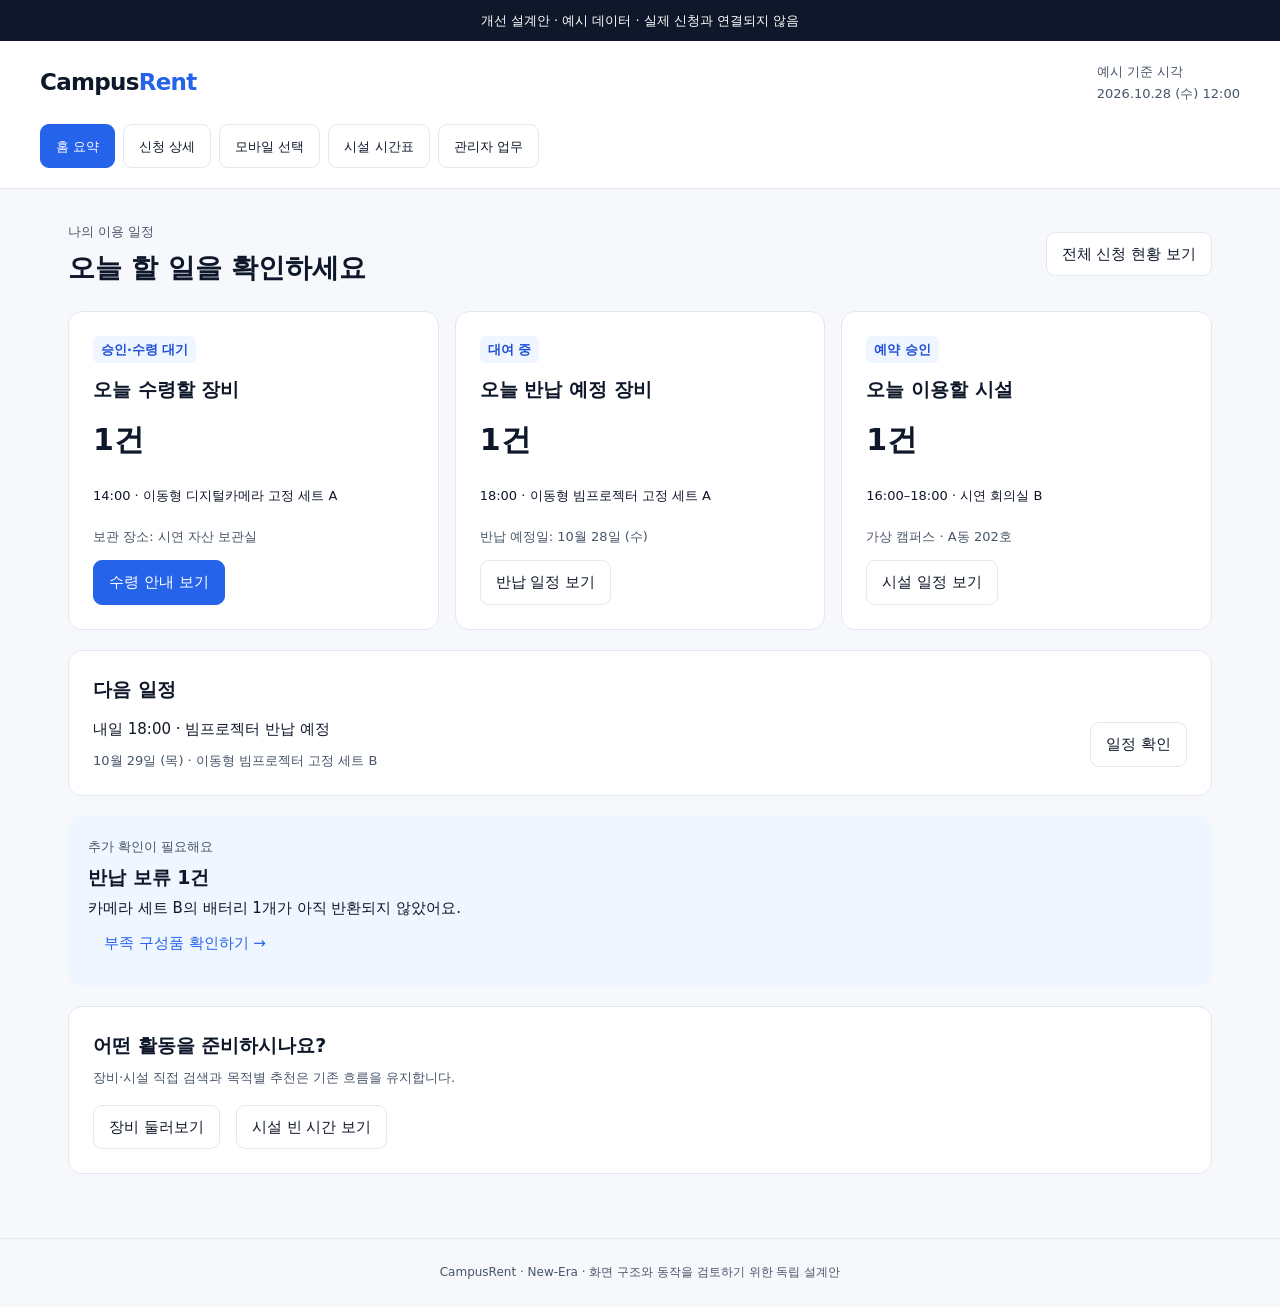
<file: docs/ui/campusrent-improvement-wireframes.html>
<!doctype html>
<html lang="ko">
<head>
  <meta charset="utf-8">
  <meta name="viewport" content="width=device-width, initial-scale=1">
  <title>CampusRent 개선 화면 설계안</title>
  <style>
    :root{color-scheme:light;--primary:#2563eb;--ink:#0f172a;--muted:#475569;--line:#e2e8f0;--soft:#eff6ff;--bg:#f7f8fc;--amber:#92400e;--amber-bg:#fffbeb;--green:#047857;--green-bg:#ecfdf5;--red:#be123c;--red-bg:#fff1f2}
    *{box-sizing:border-box}body{margin:0;background:var(--bg);color:var(--ink);font:15px/1.65 'Malgun Gothic','맑은 고딕',system-ui,sans-serif}button,input,select{font:inherit;color:inherit}button,a,input,select{min-height:44px}button{cursor:pointer}button:disabled{cursor:not-allowed;opacity:.55}button:focus-visible,a:focus-visible,input:focus-visible,select:focus-visible{outline:3px solid #60a5fa;outline-offset:3px}button{border:1px solid var(--line);background:#fff;border-radius:9px;padding:9px 15px}a{color:var(--primary)}h1,h2,h3,p{margin:0}h1{font-size:27px;line-height:1.4}h2{font-size:19px;line-height:1.5}h3{font-size:16px;line-height:1.5}p+p{margin-top:8px}small,.small{font-size:13px}.muted{color:var(--muted)}[hidden]{display:none!important}.draft{padding:10px 24px;text-align:center;background:#0f172a;color:#fff;font-size:13px}.shell{max-width:1200px;margin:auto}.app-header{background:#fff;border-bottom:1px solid var(--line);padding:20px 28px}.header-inner{display:flex;align-items:center;justify-content:space-between;gap:20px}.brand{font-size:23px;font-weight:750;letter-spacing:-.7px}.brand span{color:var(--primary)}.nav{display:flex;flex-wrap:wrap;gap:8px;margin-top:20px}.nav button{font-size:13px;flex:0 1 auto}.nav button[aria-current=page]{background:var(--primary);border-color:var(--primary);color:#fff}.content{padding:32px 28px 64px}.heading{display:flex;align-items:center;justify-content:space-between;gap:20px;flex-wrap:wrap;margin-bottom:24px}.eyebrow{font-size:13px;color:var(--muted);margin-bottom:6px}.panel{border:1px solid var(--line);border-radius:14px;background:#fff;padding:24px}.stack>*+*{margin-top:20px}.grid{display:grid;grid-template-columns:repeat(3,minmax(0,1fr));gap:16px}.two{grid-template-columns:repeat(2,minmax(0,1fr))}.row{display:flex;align-items:center;justify-content:space-between;gap:16px;flex-wrap:wrap}.start{justify-content:flex-start}.button-primary{background:var(--primary);color:#fff;border-color:var(--primary)}.button-quiet{color:var(--primary);border-color:transparent;background:transparent}.badge{display:inline-block;border-radius:6px;padding:3px 8px;font-size:13px;font-weight:650;background:var(--soft);color:#1d4ed8}.badge-green{background:var(--green-bg);color:var(--green)}.badge-amber{background:var(--amber-bg);color:var(--amber)}.badge-red{background:var(--red-bg);color:var(--red)}.badge-muted{background:#f1f5f9;color:#475569}.notice{background:var(--soft);border-radius:9px;padding:14px 16px;font-size:14px}.notice-warning{background:var(--amber-bg);color:var(--amber)}.notice-error{background:var(--red-bg);color:var(--red)}.summary-card{display:flex;flex-direction:column;align-items:flex-start;gap:12px}.summary-card .number{font-size:30px;font-weight:750}.summary-card button{margin-top:auto}.action-box{background:var(--soft);border-radius:12px;padding:20px}.action-box h2{margin:5px 0}.item-name{max-width:720px;overflow-wrap:anywhere}.rule{border:0;border-top:1px solid var(--line);margin:20px 0}.dates{display:grid;grid-template-columns:repeat(2,minmax(0,1fr));gap:16px;margin-top:16px}.dates dt{font-size:13px;color:var(--muted)}.dates dd{margin:6px 0 0}.timeline{list-style:none;padding:0;margin:20px 0 0}.timeline li{position:relative;padding:0 0 20px 25px;border-left:2px solid #dbeafe;margin-left:7px}.timeline li:last-child{padding-bottom:0;border-color:transparent}.timeline li::before{content:'';position:absolute;left:-6px;top:7px;width:10px;height:10px;border-radius:50%;background:var(--primary)}.timeline span{display:block;color:var(--muted);font-size:13px}.timeline .is-current strong{color:var(--primary)}table{border-collapse:collapse;width:100%;font-size:14px}th,td{text-align:left;border-bottom:1px solid var(--line);padding:12px 8px;vertical-align:top}th{color:var(--muted);font-weight:500}.missing{color:var(--red);font-weight:700}.field{display:flex;flex-direction:column;gap:6px;font-size:13px}.field select,.field input{width:100%;border:1px solid #cbd5e1;border-radius:8px;background:#fff;padding:8px 10px;min-width:0}.field-inline{min-width:230px}.subheading{margin:24px 0 12px}.thumb{display:flex;align-items:center;justify-content:center;min-height:96px;background:#f1f5f9;color:#64748b;font-weight:700;letter-spacing:1px;border-radius:9px}.resource-title{margin-top:10px}.resource-card{display:flex;flex-direction:column;gap:10px}.resource-card p{font-size:13px}.resource-card .row{margin-top:auto}.checkbox{display:flex;align-items:center;gap:9px;min-height:44px}.checkbox input{min-height:0;width:19px;height:19px}.phone-area{padding:24px;border:1px dashed #cbd5e1;border-radius:16px;background:#f1f5f9}.phone{position:relative;max-width:390px;margin:auto;background:#fff;border:1px solid #cbd5e1;border-radius:24px;overflow:hidden;box-shadow:0 12px 32px #0f172a0d}.phone-header{padding:18px 18px 12px;border-bottom:1px solid var(--line)}.phone-header h2{font-size:19px}.phone-content{height:540px;overflow-y:auto;padding:18px 18px 105px;overscroll-behavior:contain}.phone-content .panel{padding:16px}.phone-content .resource-card+.resource-card{margin-top:16px}.phone-dock{position:absolute;bottom:0;left:0;right:0;background:#fff;border-top:1px solid var(--line);padding:12px 16px}.phone-dock button{width:100%;display:flex;justify-content:space-between;align-items:center;text-align:left}.phone-dock button span{font-weight:500;font-size:13px}.phone-caption{max-width:390px;margin:16px auto 0;font-size:13px;color:var(--muted)}dialog{border:1px solid var(--line);border-radius:16px;background:#fff;padding:0;width:min(520px,calc(100vw - 32px));max-height:calc(100dvh - 40px);color:var(--ink);box-shadow:0 20px 80px #0f172a33}dialog::backdrop{background:#0f172a66}dialog header{padding:18px 20px;border-bottom:1px solid var(--line);background:#fff;position:sticky;top:0;z-index:1}dialog header h2{font-size:19px}dialog .dialog-body{padding:20px}.selection-row{padding:16px 0;border-bottom:1px solid var(--line)}.selection-row:first-child{padding-top:0}.selection-row h3{margin-bottom:6px}.selection-row .row{margin-top:8px}.wide-action{width:100%;margin-top:18px}.sheet-note{font-size:13px;color:var(--muted);margin-top:12px}.calendar-toolbar{display:flex;align-items:center;gap:12px;flex-wrap:wrap;margin-bottom:16px}.calendar-title{margin-right:auto}.legend{display:flex;flex-wrap:wrap;gap:14px;font-size:13px;color:var(--muted);margin:14px 0}.legend span::before{content:'';display:inline-block;width:10px;height:10px;border-radius:3px;background:var(--soft);margin-right:6px;border:1px solid #bfdbfe}.legend .closed::before{background:var(--amber-bg);border-color:#fcd34d}.legend .open::before{background:var(--green-bg);border-color:#a7f3d0}.week-grid{display:grid;grid-template-columns:repeat(7,minmax(0,1fr));gap:8px}.day{min-width:0;background:#f8fafc;border-radius:10px;padding:10px 8px}.day strong{display:block;text-align:center;font-size:13px;margin-bottom:12px}.day strong span{display:block;font-size:17px;margin-top:3px}.day.today{box-shadow:inset 0 0 0 2px #93c5fd}.slot{width:100%;padding:10px 6px;text-align:left;min-height:76px;display:block;border-radius:7px;margin-top:8px;font-size:12px;line-height:1.5;border:0}.slot span{display:block;font-weight:700;margin-bottom:3px}.slot-free{background:var(--green-bg);color:#065f46}.slot-booked{background:var(--soft);color:#1e40af;cursor:default}.slot-block{background:var(--amber-bg);color:var(--amber);cursor:default}.day .no-slots{font-size:12px;color:var(--muted);padding:12px 0;text-align:center}.mobile-days{display:none}.empty{padding:24px 0;text-align:center;color:var(--muted)}.metric-button{text-align:left;display:flex;flex-direction:column;gap:6px;background:#fff;border:1px solid var(--line);border-radius:13px;padding:20px}.metric-button strong{font-size:29px}.metric-button[aria-pressed=true]{border-color:var(--primary);box-shadow:inset 0 0 0 1px var(--primary);background:var(--soft)}.admin-filters{display:flex;flex-wrap:wrap;align-items:end;gap:14px}.admin-filters .field{flex:1;min-width:190px}.admin-list article{margin-top:14px;padding:20px;border:1px solid var(--line);border-radius:12px;background:#fff}.admin-list h3{margin:8px 0}.empty strong{display:block;color:var(--ink)}.view-count{font-size:13px;color:var(--muted);margin:16px 0 0}.hint-label{font-size:12px;color:var(--muted);display:block}.status-select{max-width:280px}.toast{position:fixed;z-index:20;bottom:20px;left:50%;transform:translateX(-50%);background:#0f172a;color:#fff;padding:13px 18px;border-radius:10px;max-width:calc(100vw - 32px);width:max-content;font-size:14px;box-shadow:0 8px 24px #0f172a33;overflow-wrap:anywhere}.mobile-only{display:none}footer{padding:24px;text-align:center;color:var(--muted);font-size:12px;border-top:1px solid var(--line)}
    @media(max-width:1000px){.week-grid{gap:5px}.day{padding:8px 5px}.slot{font-size:11px}.content{padding:24px 20px 48px}.grid{grid-template-columns:repeat(2,minmax(0,1fr))}}
    @media(max-width:767px){.app-header{padding:18px 20px}.brand{font-size:21px}.header-inner{align-items:flex-start}.header-inner .small{max-width:130px;text-align:right}.nav{gap:7px;margin-top:16px}.nav button{font-size:12px;padding:8px 10px;flex:1 1 auto}.content{padding:24px 16px 40px}.grid,.two,.dates{grid-template-columns:1fr}.panel{padding:19px}.heading{gap:14px}h1{font-size:23px}.status-select{max-width:none;width:100%}.week-grid{display:none}.mobile-days{display:block}.mobile-days .field{margin-bottom:16px}.mobile-slot{display:flex;align-items:center;justify-content:space-between;gap:10px;flex-wrap:wrap;border:1px solid var(--line);border-radius:9px;padding:13px;margin-top:10px}.phone-area{padding:14px 8px}.phone{border-radius:18px}.phone-content{height:480px;padding:16px 14px 100px}.phone-header{padding:16px 14px 10px}th,td{padding:10px 5px;font-size:13px}.draft{padding:10px 16px;font-size:12px}.phone-caption{padding:0 4px}.metric-grid{grid-template-columns:1fr 1fr}.metric-button{padding:16px}.metric-button strong{font-size:25px}.mobile-only{display:block}.desktop-only{display:none}dialog .dialog-body{padding:18px}.row{gap:10px}.admin-filters .field{min-width:0;flex-basis:100%}}
    @media(prefers-reduced-motion:reduce){*{scroll-behavior:auto!important}}
  </style>
</head>
<body>
  <div class="draft">개선 설계안 · 예시 데이터 · 실제 신청과 연결되지 않음</div>
  <header class="app-header">
    <div class="shell">
      <div class="header-inner"><div class="brand">Campus<span>Rent</span></div><p class="small muted">예시 기준 시각<br>2026.10.28 (수) 12:00</p></div>
      <nav class="nav" aria-label="개선 화면 설계안">
        <button type="button" data-view="home" aria-current="page">홈 요약</button>
        <button type="button" data-view="detail">신청 상세</button>
        <button type="button" data-view="selection">모바일 선택</button>
        <button type="button" data-view="calendar">시설 시간표</button>
        <button type="button" data-view="admin">관리자 업무</button>
      </nav>
    </div>
  </header>
  <main class="shell content" id="content">
    <section data-page="home" class="stack">
      <div class="heading"><div><p class="eyebrow">나의 이용 일정</p><h1>오늘 할 일을 확인하세요</h1></div><button type="button" data-open-detail>전체 신청 현황 보기</button></div>
      <div class="grid">
        <article class="panel summary-card"><span class="badge">승인·수령 대기</span><h2>오늘 수령할 장비</h2><p class="number">1건</p><p class="small">14:00 · 이동형 디지털카메라 고정 세트 A</p><p class="small muted">보관 장소: 시연 자산 보관실</p><button type="button" class="button-primary" data-detail-state="approved">수령 안내 보기</button></article>
        <article class="panel summary-card"><span class="badge">대여 중</span><h2>오늘 반납 예정 장비</h2><p class="number">1건</p><p class="small">18:00 · 이동형 빔프로젝터 고정 세트 A</p><p class="small muted">반납 예정일: 10월 28일 (수)</p><button type="button" data-detail-state="borrowed" data-detail-resource="projector">반납 일정 보기</button></article>
        <article class="panel summary-card"><span class="badge">예약 승인</span><h2>오늘 이용할 시설</h2><p class="number">1건</p><p class="small">16:00–18:00 · 시연 회의실 B</p><p class="small muted">가상 캠퍼스 · A동 202호</p><button type="button" data-view-link="calendar">시설 일정 보기</button></article>
      </div>
      <section class="panel"><h2>다음 일정</h2><div class="row" style="margin-top:14px"><div><p>내일 18:00 · 빔프로젝터 반납 예정</p><p class="small muted">10월 29일 (목) · 이동형 빔프로젝터 고정 세트 B</p></div><button type="button" id="next-schedule-example">일정 확인</button></div></section>
      <section class="action-box"><p class="small muted">추가 확인이 필요해요</p><h2>반납 보류 1건</h2><p>카메라 세트 B의 배터리 1개가 아직 반환되지 않았어요.</p><button type="button" class="button-quiet" data-detail-state="hold" data-detail-resource="camera-b">부족 구성품 확인하기 →</button></section>
      <section class="panel"><h2>어떤 활동을 준비하시나요?</h2><p class="muted small" style="margin-top:8px">장비·시설 직접 검색과 목적별 추천은 기존 흐름을 유지합니다.</p><div class="row start" style="margin-top:16px"><button type="button" data-view-link="selection">장비 둘러보기</button><button type="button" data-view-link="calendar">시설 빈 시간 보기</button></div></section>
    </section>

    <section data-page="detail" class="stack" hidden>
      <div class="heading"><div><p class="eyebrow">나의 신청 현황 / 항목 상세</p><h1>처리 상황과 다음 행동</h1></div><label class="field status-select">설계 상태 미리보기<select id="detail-state"><option value="hold">반납 보류</option><option value="pending">승인 대기</option><option value="approved">승인·수령 대기</option><option value="borrowed">대여 중</option><option value="return-requested">반납 신청</option><option value="returned">반납 완료</option><option value="rejected">거절</option><option value="cancelled">신청 취소 완료</option></select></label></div>
      <section class="panel"><div class="row"><div class="item-name"><p class="small muted">예시 신청 CR-20261028-001 · 항목 1 · 장비</p><h2 id="detail-resource-name" style="margin-top:5px">이동형 디지털카메라 고정 세트 A</h2></div><span id="detail-badge" class="badge badge-amber">반납 보류</span></div><dl class="dates"><div><dt>수령 예정</dt><dd id="planned-start">2026.10.27 (화) 14:00</dd></div><div><dt>반납 예정</dt><dd>2026.10.28 (수) 18:00</dd></div></dl><p class="small muted">예정 일정은 실제 출고·반납 처리 시각과 구분합니다.</p></section>
      <section class="action-box" id="next-action" aria-live="polite"></section>
      <div class="grid two">
        <section class="panel"><h2>실제 처리 이력</h2><ol class="timeline" id="detail-timeline"></ol><p class="small muted" style="margin-top:16px">아직 처리되지 않은 단계에는 완료 시각을 표시하지 않습니다.</p></section>
        <section class="panel" id="component-panel"><h2>출고 기준과 반환 확인</h2><p class="small muted" style="margin-top:8px">출고 당시 보존한 구성품 기준입니다.</p><table><thead><tr><th scope="col">구성품</th><th scope="col">출고</th><th scope="col">누적 반환</th><th scope="col">부족</th></tr></thead><tbody id="component-body"></tbody></table><p class="small" id="inspection-round" style="margin-top:14px"></p><p class="small muted" style="margin-top:8px">누적 반환에는 각 회차에 새로 반환된 수량만 합산합니다.</p></section>
      </div>
      <section class="panel" id="detail-place"><h2>보관 정보·수령 안내</h2><p style="margin-top:8px">보관 장소: 시연 자산 보관실</p><p class="small muted">수령·반환 장소는 관리자 안내를 확인해 주세요. 실제 담당 부서와 운영 시간은 학교 운영 정책 확정 후 안내합니다.</p></section>
    </section>

    <section data-page="selection" hidden>
      <div class="heading"><div><p class="eyebrow">장비 대여 / 모바일</p><h1>선택 목록을 가까이</h1></div><p class="small muted">아래 화면에서 선택·목록 열기·수정을 확인할 수 있어요.</p></div>
      <div class="phone-area"><div class="phone"><div class="phone-header"><div class="row"><strong>Campus<span style="color:var(--primary)">Rent</span></strong><span class="small muted">학생 계정</span></div><h2 style="margin-top:15px">장비 대여</h2><p class="small muted">10.28 (수) 14:00 → 10.29 (목) 18:00</p></div><div class="phone-content">
        <p class="notice small">선택한 항목은 목록에서 조건을 확인한 뒤 별도로 신청합니다.</p>
        <div class="panel resource-card" style="margin-top:16px"><div class="thumb" aria-label="카메라 이미지 미등록">CAMERA · 이미지 준비 중</div><div class="row"><span class="badge badge-green">조회 조건에 이용 가능</span></div><h3>이동형 디지털카메라 고정 세트 A</h3><p>DEMO-CAM100 · 영상 4K / 30fps</p><p class="muted">시연 자산 보관실</p><label class="checkbox"><input type="checkbox" data-select-item="camera" checked>선택 목록에 담기</label></div>
        <div class="panel resource-card"><div class="thumb" aria-label="프로젝터 이미지 미등록">PROJECTOR · 이미지 준비 중</div><span class="badge badge-green">조회 조건에 이용 가능</span><h3>이동형 빔프로젝터 고정 세트 A</h3><p>DEMO-PJ100 · 해상도 1920×1080</p><p class="muted">시연 자산 보관실</p><label class="checkbox"><input type="checkbox" data-select-item="projector" checked>선택 목록에 담기</label></div>
        <div class="panel resource-card"><div class="thumb" aria-label="마이크 이미지 미등록">MICROPHONE · 이미지 준비 중</div><span class="badge badge-green">조회 조건에 이용 가능</span><h3>무선 마이크 고정 세트 A</h3><p>DEMO-MIC100 · 녹음 1채널</p><p class="muted">시연 자산 보관실</p><label class="checkbox"><input type="checkbox" data-select-item="microphone">선택 목록에 담기</label></div>
      </div><div class="phone-dock"><button class="button-primary" type="button" id="open-selection"><strong id="selection-count" aria-live="polite">선택한 자원 2개</strong><span>목록 보기 ↑</span></button></div></div><p class="phone-caption">하단 버튼은 선택 목록을 엽니다. 항목을 담거나 로그인하는 것만으로 신청되지 않습니다.</p></div>
    </section>

    <section data-page="calendar" class="stack" hidden>
      <div class="heading"><div><p class="eyebrow">시설 예약 / 주간 시간표</p><h1>빈 시간을 먼저 확인하세요</h1></div></div>
      <section class="panel"><div class="row"><div><h2>시연 회의실 B</h2><p class="small muted">가상 캠퍼스 · A동 202호 · 최대 8명</p></div><span class="badge badge-muted">공간 전체 예약</span></div><div class="row start" style="margin-top:18px"><label class="field">참여 인원<input type="number" id="calendar-people" min="1" max="8" value="6"></label><label class="field field-inline">이용 목적<select id="calendar-purpose"><option>팀 회의</option><option>발표 연습</option><option>인터뷰 촬영</option></select></label></div></section>
      <section class="panel"><div class="calendar-toolbar"><h2 class="calendar-title">10월 26일 – 11월 1일</h2><span class="small muted">예시 주간 · 운영 09:00–20:00</span></div><p class="notice small">빈 시간은 현재 조회 결과입니다. 승인 대기 신청은 시간을 확보하지 않으며, 최종 신청·승인 시 다시 확인합니다.</p><div class="legend"><span class="open">빈 시간</span><span>확정 예약</span><span class="closed">운영 제한</span></div><div class="week-grid" id="week-grid"></div><div class="mobile-days"><label class="field">확인할 날짜<select id="calendar-day"></select></label><div id="day-slots"></div></div><p class="small muted" style="margin-top:16px">다른 이용자의 이름·신청 목적·연락처는 공개 시간표에 표시하지 않습니다.</p></section>
    </section>

    <section data-page="admin" class="stack" hidden>
      <div class="heading"><div><p class="eyebrow">관리자 / 시설·장비 신청 관리</p><h1>처리할 업무부터 확인하세요</h1></div><button type="button" id="admin-clear">전체 목록 보기</button></div>
      <div class="grid two metric-grid"><button type="button" class="metric-button" id="pending-metric" data-admin-filter="pending" aria-pressed="false"><span>처리할 승인 대기</span><strong>3건</strong><span class="small muted">대기 항목으로 이동 →</span></button><button type="button" class="metric-button" id="return-metric" data-admin-filter="return-requested" aria-pressed="false"><span>장비 반납 신청</span><strong>1건</strong><span class="small muted">반납 확인 목록으로 이동 →</span></button></div>
      <section class="panel admin-filters"><label class="field">상태<select id="admin-status"><option value="all">전체</option><option value="pending">승인 대기</option><option value="return-requested">반납 신청</option><option value="hold">반납 보류</option></select></label><label class="field">정렬<select id="admin-sort"><option value="oldest">오래된 신청순</option><option value="newest">최신 신청순</option></select></label></section>
      <div><p class="view-count" id="admin-count" aria-live="polite"></p><div class="admin-list" id="admin-list"></div></div>
    </section>
  </main>

  <dialog id="selection-dialog" aria-labelledby="selection-title"><header><div class="row"><h2 id="selection-title">선택 목록</h2><button type="button" data-close="selection-dialog">닫기</button></div></header><div class="dialog-body"><p class="notice small">항목별 조건을 확인하세요. 아래 예시는 실제 신청으로 제출되지 않습니다.</p><div id="selection-items"></div><button type="button" class="button-primary wide-action" id="selection-next">조건 확인하고 다음</button><p class="sheet-note">다음 단계에서 로그인과 최종 제출을 별도로 진행하도록 설계합니다.</p></div></dialog>
  <dialog id="condition-dialog" aria-labelledby="condition-title"><header><div class="row"><h2 id="condition-title">일정 확인</h2><button type="button" data-close="condition-dialog">닫기</button></div></header><div class="dialog-body stack"><p id="condition-name"></p><div class="grid two"><label class="field">수령 예정<input id="condition-start" type="datetime-local" value="2026-10-28T14:00"></label><label class="field">반납 예정<input id="condition-end" type="datetime-local" value="2026-10-29T18:00"></label></div><p class="notice notice-error" id="condition-error" role="alert" hidden></p><button type="button" class="button-primary wide-action" id="save-condition">선택 조건에 반영</button><p class="small muted">변경 조건은 해당 항목에만 적용됩니다.</p></div></dialog>
  <dialog id="slot-dialog" aria-labelledby="slot-title"><header><div class="row"><h2 id="slot-title">시설 이용 조건 확인</h2><button type="button" data-close="slot-dialog">닫기</button></div></header><div class="dialog-body stack"><div><h3>시연 회의실 B</h3><p id="slot-schedule" style="margin-top:8px"></p><p id="slot-purpose" class="small muted" style="margin-top:8px"></p></div><div class="grid two"><label class="field">이용 시작<input id="slot-start" type="time"></label><label class="field">이용 종료<input id="slot-end" type="time"></label></div><p id="slot-check" class="notice"></p><p id="slot-error" class="notice notice-error" role="alert" hidden></p><button type="button" class="button-primary wide-action" id="slot-confirm">이 시간 선택 확인</button><p class="small muted">선택 확인 후에도 예약은 확정되지 않습니다.</p></div></dialog>
  <div id="toast" class="toast" role="status" hidden></div>
  <footer>CampusRent · New-Era · 화면 구조와 동작을 검토하기 위한 독립 설계안</footer>
  <script>
    (() => {
      const $ = selector => document.querySelector(selector);
      const $$ = selector => [...document.querySelectorAll(selector)];
      let toastTimer;
      function notify(message) { clearTimeout(toastTimer); $('#toast').textContent = message; $('#toast').hidden = false; toastTimer = setTimeout(() => { $('#toast').hidden = true; }, 4500); }
      function view(name) {
        $$('[data-page]').forEach(page => { page.hidden = page.dataset.page !== name; });
        $$('[data-view]').forEach(button => { if (button.dataset.view === name) button.setAttribute('aria-current', 'page'); else button.removeAttribute('aria-current'); });
        window.scrollTo(0, 0);
      }
      $$('[data-view]').forEach(button => button.addEventListener('click', () => view(button.dataset.view)));
      $$('[data-view-link]').forEach(button => button.addEventListener('click', () => view(button.dataset.viewLink)));
      $$('[data-open-detail]').forEach(button => button.addEventListener('click', () => { view('detail'); renderDetail(); }));
      $$('[data-close]').forEach(button => button.addEventListener('click', () => $('#' + button.dataset.close).close()));

      const stateNames = { pending: '승인 대기', approved: '승인·수령 대기', borrowed: '대여 중', 'return-requested': '반납 신청', hold: '반납 보류', returned: '반납 완료', rejected: '거절', cancelled: '신청 취소 완료' };
      const detailResources = { camera: ['이동형 디지털카메라 고정 세트 A', ['카메라 본체', '기본 렌즈', '배터리', '충전기'], '배터리'], 'camera-b': ['이동형 디지털카메라 고정 세트 B', ['카메라 본체', '기본 렌즈', '배터리', '충전기'], '배터리'], projector: ['이동형 빔프로젝터 고정 세트 A', ['프로젝터 본체', 'HDMI 케이블', '전원 케이블', '리모컨'], '리모컨'] };
      let currentDetailResource = 'camera';
      const badgeClasses = { pending: '', approved: '', borrowed: '', 'return-requested': '', hold: 'badge-amber', returned: 'badge-green', rejected: 'badge-red', cancelled: 'badge-muted' };
      const events = {
        request: ['신청 접수', '10.26 (월) 10:00'], approved: ['승인 완료', '10.26 (월) 11:20'], checkout: ['실제 출고', '10.27 (화) 14:05'], returnRequest: ['반납 신청 접수', '10.28 (수) 10:00'], hold: ['1차 반환 확인 · 반납 보류', '10.28 (수) 11:10'], returned: ['실제 반환 확인 · 반납 완료', '10.28 (수) 11:10'], rejected: ['거절 처리', '10.26 (월) 11:20'], cancelled: ['학생 신청 취소', '10.26 (월) 10:30']
      };
      const stateEvents = { pending: ['request'], approved: ['request', 'approved'], borrowed: ['request', 'approved', 'checkout'], 'return-requested': ['request', 'approved', 'checkout', 'returnRequest'], hold: ['request', 'approved', 'checkout', 'returnRequest', 'hold'], returned: ['request', 'approved', 'checkout', 'returnRequest', 'returned'], rejected: ['request', 'rejected'], cancelled: ['request', 'cancelled'] };
      const nextActions = {
        pending: ['아직 자원이 확보되지 않았어요', '관리자의 승인을 기다려 주세요. 승인 전에는 본인의 신청을 취소할 수 있어요.', '신청 취소 확인'],
        approved: ['수령 예정 일정을 확인하세요', '10월 28일 (수) 14:00 수령 예정이에요. 실제 수령 장소는 관리자 안내를 확인해 주세요. 출고는 관리자가 구성품을 확인한 후 기록해요.', '보관 정보·수령 안내 확인'],
        borrowed: ['반납 일정을 확인하세요', '10월 28일 (수) 18:00까지 구성품을 준비해 주세요. 실제 반환 준비가 되면 반납을 신청할 수 있어요.', '반납 신청 확인'],
        'return-requested': ['관리자의 실제 반환 확인을 기다려 주세요', '반납 신청이 접수되었어요. 검수가 끝나기 전에는 반납 완료로 표시되지 않아요.', '반환 구성품 확인'],
        hold: ['배터리 1개를 추가 반환해 주세요', '1차 검수에서 배터리 1개가 부족했어요. 같은 대여 건으로 추가 반환하고 관리자의 재확인을 받아 주세요.', '부족 구성품 확인'],
        returned: ['반납이 완료되었어요', '필수 구성품의 반환이 확인되었어요. 장비 자체의 점검 여부는 별도로 관리해요.', '반환 확인 내역 보기'],
        rejected: ['거절 사유를 확인하세요', '예시 사유: 동일 장비의 승인된 대여 기간과 겹쳐 승인할 수 없어요.', '다른 장비·일정 둘러보기'],
        cancelled: ['신청 취소가 완료되었어요', '승인 대기 중 학생이 직접 취소한 항목이에요.', '장비 둘러보기']
      };
      function renderDetail() {
        const state = $('#detail-state').value;
        const detailResource = detailResources[currentDetailResource];
        $('#detail-resource-name').textContent = detailResource[0];
        $('#detail-badge').textContent = stateNames[state];
        $('#detail-badge').className = 'badge ' + badgeClasses[state];
        $('#planned-start').textContent = state === 'approved' || state === 'pending' || state === 'rejected' || state === 'cancelled' ? '2026.10.28 (수) 14:00' : '2026.10.27 (화) 14:00';
        const action = nextActions[state].map(text => text.replaceAll('배터리', detailResource[2]));
        $('#next-action').innerHTML = '<p class="small muted">지금 할 일</p><h2>' + action[0] + '</h2><p>' + action[1] + '</p><button type="button" class="button-quiet" id="detail-action">' + action[2] + ' →</button>';
        $('#detail-action').addEventListener('click', () => {
          if (state === 'rejected' || state === 'cancelled') { view('selection'); return; }
          if (state === 'pending' || state === 'borrowed') { notify('설계 예시입니다. 실제 취소·반납 신청에서는 대상 항목을 확인한 후 별도로 제출합니다.'); return; }
          const target = state === 'approved' ? $('#detail-place') : $('#component-panel');
          target.scrollIntoView({ block: 'center', behavior: window.matchMedia('(prefers-reduced-motion: reduce)').matches ? 'auto' : 'smooth' });
        });
        $('#detail-timeline').innerHTML = stateEvents[state].map((key, index, list) => '<li class="' + (index === list.length - 1 ? 'is-current' : '') + '"><strong>' + events[key][0] + '</strong><span>' + events[key][1] + '</span></li>').join('');
        const checkedOut = stateEvents[state].includes('checkout');
        $('#component-panel').hidden = !checkedOut;
        if (checkedOut) {
          const inspected = state === 'hold' || state === 'returned';
          $('#component-body').innerHTML = detailResource[1].map(name => {
            const missing = state === 'hold' && name === detailResource[2];
            return '<tr><th scope="row">' + name + '</th><td>1개</td><td>' + (inspected ? (missing ? '0개' : '1개') : '미확인') + '</td><td class="' + (missing ? 'missing' : '') + '">' + (inspected ? (missing ? '1개' : '0개') : '미확인') + '</td></tr>';
          }).join('');
          $('#inspection-round').textContent = inspected ? '최근 확인: 1차 검수 · 10.28 (수) 11:10' : '아직 실제 반환 확인이 진행되지 않았어요.';
        }
      }
      $('#detail-state').addEventListener('change', renderDetail);
      $$('[data-detail-state]').forEach(button => button.addEventListener('click', () => { $('#detail-state').value = button.dataset.detailState; currentDetailResource = button.dataset.detailResource || 'camera'; view('detail'); renderDetail(); }));

      const selectionNames = { camera: '이동형 디지털카메라 고정 세트 A', projector: '이동형 빔프로젝터 고정 세트 A', microphone: '무선 마이크 고정 세트 A' };
      const selected = new Map([['camera', { start: '2026-10-28T14:00', end: '2026-10-29T18:00' }], ['projector', { start: '2026-10-28T14:00', end: '2026-10-29T18:00' }]]);
      const formatMoment = value => value.slice(5, 10).replace('-', '.') + ' ' + value.slice(11, 16);
      let editing;
      function renderSelection() {
        $('#selection-count').textContent = '선택한 자원 ' + selected.size + '개';
        $$('[data-select-item]').forEach(input => { input.checked = selected.has(input.dataset.selectItem); });
        $('#selection-next').disabled = selected.size === 0;
        $('#selection-items').innerHTML = selected.size ? [...selected].map(([id, condition]) => '<article class="selection-row"><h3>' + selectionNames[id] + '</h3><p class="small muted">' + formatMoment(condition.start) + ' → ' + formatMoment(condition.end) + '</p><div class="row start"><button type="button" data-edit="' + id + '">조건 수정</button><button type="button" data-remove="' + id + '">제거</button></div></article>').join('') : '<p class="empty">선택한 자원이 없어요.</p>';
        $$('[data-remove]').forEach(button => button.addEventListener('click', () => { selected.delete(button.dataset.remove); renderSelection(); notify('선택 목록에서 제거했어요.'); }));
        $$('[data-edit]').forEach(button => button.addEventListener('click', () => {
          editing = button.dataset.edit;
          $('#condition-name').textContent = selectionNames[editing];
          $('#condition-start').value = selected.get(editing).start;
          $('#condition-end').value = selected.get(editing).end;
          $('#condition-error').hidden = true;
          $('#condition-dialog').showModal();
        }));
      }
      $$('[data-select-item]').forEach(input => input.addEventListener('change', () => { if (input.checked) selected.set(input.dataset.selectItem, { start: '2026-10-28T14:00', end: '2026-10-29T18:00' }); else selected.delete(input.dataset.selectItem); renderSelection(); }));
      $('#open-selection').addEventListener('click', () => { renderSelection(); $('#selection-dialog').showModal(); });
      $('#selection-next').addEventListener('click', () => notify('설계 예시입니다. 실제 흐름은 로그인 확인 → 최종 조건 확인 → 별도 신청 제출입니다.'));
      $('#save-condition').addEventListener('click', () => {
        const start = $('#condition-start').value;
        const end = $('#condition-end').value;
        if (!start || !end || start >= end) { $('#condition-error').textContent = '수령·반납 일정을 모두 입력하고 반납 시각을 수령 이후로 지정해 주세요.'; $('#condition-error').hidden = false; $('#condition-start').focus(); return; }
        selected.set(editing, { start, end });
        $('#condition-dialog').close(); renderSelection(); notify('해당 항목의 선택 조건을 수정했어요. 실제 가능 여부는 다음 단계에서 다시 확인합니다.');
      });

      const week = [
        { date: '10.26', day: '월', past: true, slots: [{ start: '09:00', end: '20:00', type: 'past', text: '지난 날짜' }] },
        { date: '10.27', day: '화', past: true, slots: [{ start: '09:00', end: '20:00', type: 'past', text: '지난 날짜' }] },
        { date: '10.28', day: '수', slots: [{ start: '09:00', end: '12:00', type: 'past', text: '지난 시간' }, { start: '12:00', end: '16:00', type: 'free', text: '빈 시간' }, { start: '16:00', end: '18:00', type: 'booked', text: '확정 예약' }, { start: '18:00', end: '20:00', type: 'free', text: '빈 시간' }] },
        { date: '10.29', day: '목', slots: [{ start: '09:00', end: '11:00', type: 'free', text: '빈 시간' }, { start: '11:00', end: '13:00', type: 'booked', text: '확정 예약' }, { start: '13:00', end: '20:00', type: 'free', text: '빈 시간' }] },
        { date: '10.30', day: '금', slots: [{ start: '09:00', end: '12:00', type: 'free', text: '빈 시간' }, { start: '12:00', end: '15:00', type: 'block', text: '운영 제한' }, { start: '15:00', end: '20:00', type: 'free', text: '빈 시간' }] },
        { date: '10.31', day: '토', slots: [{ start: '09:00', end: '20:00', type: 'free', text: '빈 시간' }] },
        { date: '11.01', day: '일', slots: [{ start: '09:00', end: '20:00', type: 'block', text: '운영 중지' }] }
      ];
      let currentSlot;
      function slotMarkup(slot, dayIndex, slotIndex, mobile) {
        if (slot.type === 'past') return mobile ? '<div class="mobile-slot"><p>' + slot.start + '–' + slot.end + '</p><span class="badge badge-muted">' + slot.text + '</span></div>' : '<p class="no-slots">' + slot.text + '</p>';
        if (mobile) return '<div class="mobile-slot"><div><strong>' + slot.start + '–' + slot.end + '</strong><p class="small muted">' + slot.text + '</p></div>' + (slot.type === 'free' ? '<button type="button" data-slot="' + dayIndex + ':' + slotIndex + '">시간 확인</button>' : '<span class="badge ' + (slot.type === 'block' ? 'badge-amber' : '') + '">' + slot.text + '</span>') + '</div>';
        return slot.type === 'free' ? '<button type="button" class="slot slot-free" data-slot="' + dayIndex + ':' + slotIndex + '"><span>' + slot.start + '–' + slot.end + '</span>' + slot.text + '</button>' : '<div class="slot slot-' + slot.type + '"><span>' + slot.start + '–' + slot.end + '</span>' + slot.text + '</div>';
      }
      function bindSlots() {
        $$('[data-slot]').forEach(button => { button.onclick = () => {
          const [dayIndex, slotIndex] = button.dataset.slot.split(':').map(Number);
          const day = week[dayIndex]; const slot = day.slots[slotIndex];
          currentSlot = slot;
          const people = Number($('#calendar-people').value); const purpose = $('#calendar-purpose').value;
          const valid = Number.isInteger(people) && people >= 1 && people <= 8 && purpose !== '인터뷰 촬영';
          $('#slot-schedule').textContent = '2026.' + day.date + ' (' + day.day + ') ' + slot.start + '–' + slot.end;
          $('#slot-purpose').textContent = people + '명 · ' + purpose;
          $('#slot-start').value = slot.start; $('#slot-end').value = slot.end;
          $('#slot-start').min = slot.start; $('#slot-start').max = slot.end;
          $('#slot-end').min = slot.start; $('#slot-end').max = slot.end;
          $('#slot-error').hidden = true;
          $('#slot-check').textContent = valid ? '입력한 인원·목적에 맞는 빈 시간 예시입니다. 이 구간 안에서 시작·종료 시각을 확인한 뒤 선택합니다.' : '인원은 1–8명이고, 이 시설의 허용 목적은 팀 회의·발표 연습입니다. 조건을 바꾸거나 다른 시설을 확인해 주세요.';
          $('#slot-check').className = 'notice' + (valid ? '' : ' notice-error');
          $('#slot-confirm').disabled = !valid;
          $('#slot-dialog').showModal();
        }; });
      }
      function renderCalendar() {
        $('#week-grid').innerHTML = week.map((day, index) => '<section class="day ' + (index === 2 ? 'today' : '') + '"><strong>' + day.day + '<span>' + day.date + '</span></strong>' + day.slots.map((slot, slotIndex) => slotMarkup(slot, index, slotIndex, false)).join('') + '</section>').join('');
        $('#calendar-day').innerHTML = week.map((day, index) => '<option value="' + index + '"' + (index === 2 ? ' selected' : '') + '>' + day.date + ' (' + day.day + ')</option>').join('');
        renderDay();
      }
      function renderDay() {
        const index = Number($('#calendar-day').value);
        $('#day-slots').innerHTML = week[index].slots.map((slot, slotIndex) => slotMarkup(slot, index, slotIndex, true)).join('');
        bindSlots();
      }
      $('#calendar-day').addEventListener('change', renderDay);
      $('#slot-confirm').addEventListener('click', () => {
        const start = $('#slot-start').value; const end = $('#slot-end').value;
        if (!start || !end || start >= end || start < currentSlot.start || end > currentSlot.end) { $('#slot-error').textContent = '표시된 빈 시간 안에서 시작·종료 시각을 지정해 주세요. 종료 시각은 시작 이후여야 해요.'; $('#slot-error').hidden = false; $('#slot-start').focus(); return; }
        $('#slot-dialog').close(); notify(start + '–' + end + ' 선택 확인 예시입니다. 실제 화면에서는 선택 목록에 담고 별도로 신청합니다.');
      });

      const adminRows = [
        { id: '001-1', name: '이동형 디지털카메라 고정 세트 A', kind: '장비', status: 'pending', created: '2026.10.26 09:20', schedule: '10.29 (목) 14:00 → 10.30 (금) 18:00' },
        { id: '002-1', name: '시연 회의실 B', kind: '시설', status: 'pending', created: '2026.10.27 11:10', schedule: '10.29 (목) 09:00–11:00 · 6명 · 팀 회의' },
        { id: '003-1', name: '무선 마이크 고정 세트 A', kind: '장비', status: 'pending', created: '2026.10.28 10:30', schedule: '10.30 (금) 14:00 → 10.31 (토) 18:00' },
        { id: '004-1', name: '이동형 빔프로젝터 고정 세트 A', kind: '장비', status: 'return-requested', created: '2026.10.25 10:00', schedule: '10.27 (화) 14:00 → 10.29 (목) 18:00' },
        { id: '005-1', name: '이동형 디지털카메라 고정 세트 B', kind: '장비', status: 'hold', created: '2026.10.24 13:20', schedule: '10.26 (월) 14:00 → 10.28 (수) 18:00' }
      ];
      function renderAdmin() {
        const status = $('#admin-status').value; const oldest = $('#admin-sort').value === 'oldest';
        const visible = adminRows.filter(item => status === 'all' || item.status === status).sort((a, b) => (oldest ? 1 : -1) * a.created.localeCompare(b.created));
        $$('[data-admin-filter]').forEach(button => button.setAttribute('aria-pressed', String(button.dataset.adminFilter === status)));
        $('#admin-count').textContent = '개별 신청 ' + visible.length + '건 · ' + (oldest ? '오래된 신청순' : '최신 신청순');
        $('#admin-list').innerHTML = visible.map(item => '<article><div class="row"><p class="small muted">' + item.kind + ' · 예시 항목 ' + item.id + '</p><span class="badge ' + badgeClasses[item.status] + '">' + stateNames[item.status] + '</span></div><h3>' + item.name + '</h3><p class="small">' + item.schedule + '</p><p class="small muted">신청 접수 ' + item.created + '</p><div class="row start" style="margin-top:14px"><button type="button" data-admin-detail="' + item.id + '">항목 확인</button></div></article>').join('');
        $$('[data-admin-detail]').forEach(button => button.addEventListener('click', () => notify('설계 예시입니다. 기존 관리자 화면의 해당 항목 상세·승인·검수로 연결합니다.')));
      }
      $$('[data-admin-filter]').forEach(button => button.addEventListener('click', () => { $('#admin-status').value = button.dataset.adminFilter; $('#admin-sort').value = 'oldest'; renderAdmin(); }));
      $('#admin-status').addEventListener('change', renderAdmin); $('#admin-sort').addEventListener('change', renderAdmin);
      $('#admin-clear').addEventListener('click', () => { $('#admin-status').value = 'all'; renderAdmin(); });
      $('#next-schedule-example').addEventListener('click', () => notify('설계 예시입니다. 실제 화면에서는 내일 반납할 빔프로젝터의 해당 신청 상세로 연결합니다.'));
      renderDetail(); renderSelection(); renderCalendar(); renderAdmin();
    })();
  </script>
</body>
</html>
</file>
